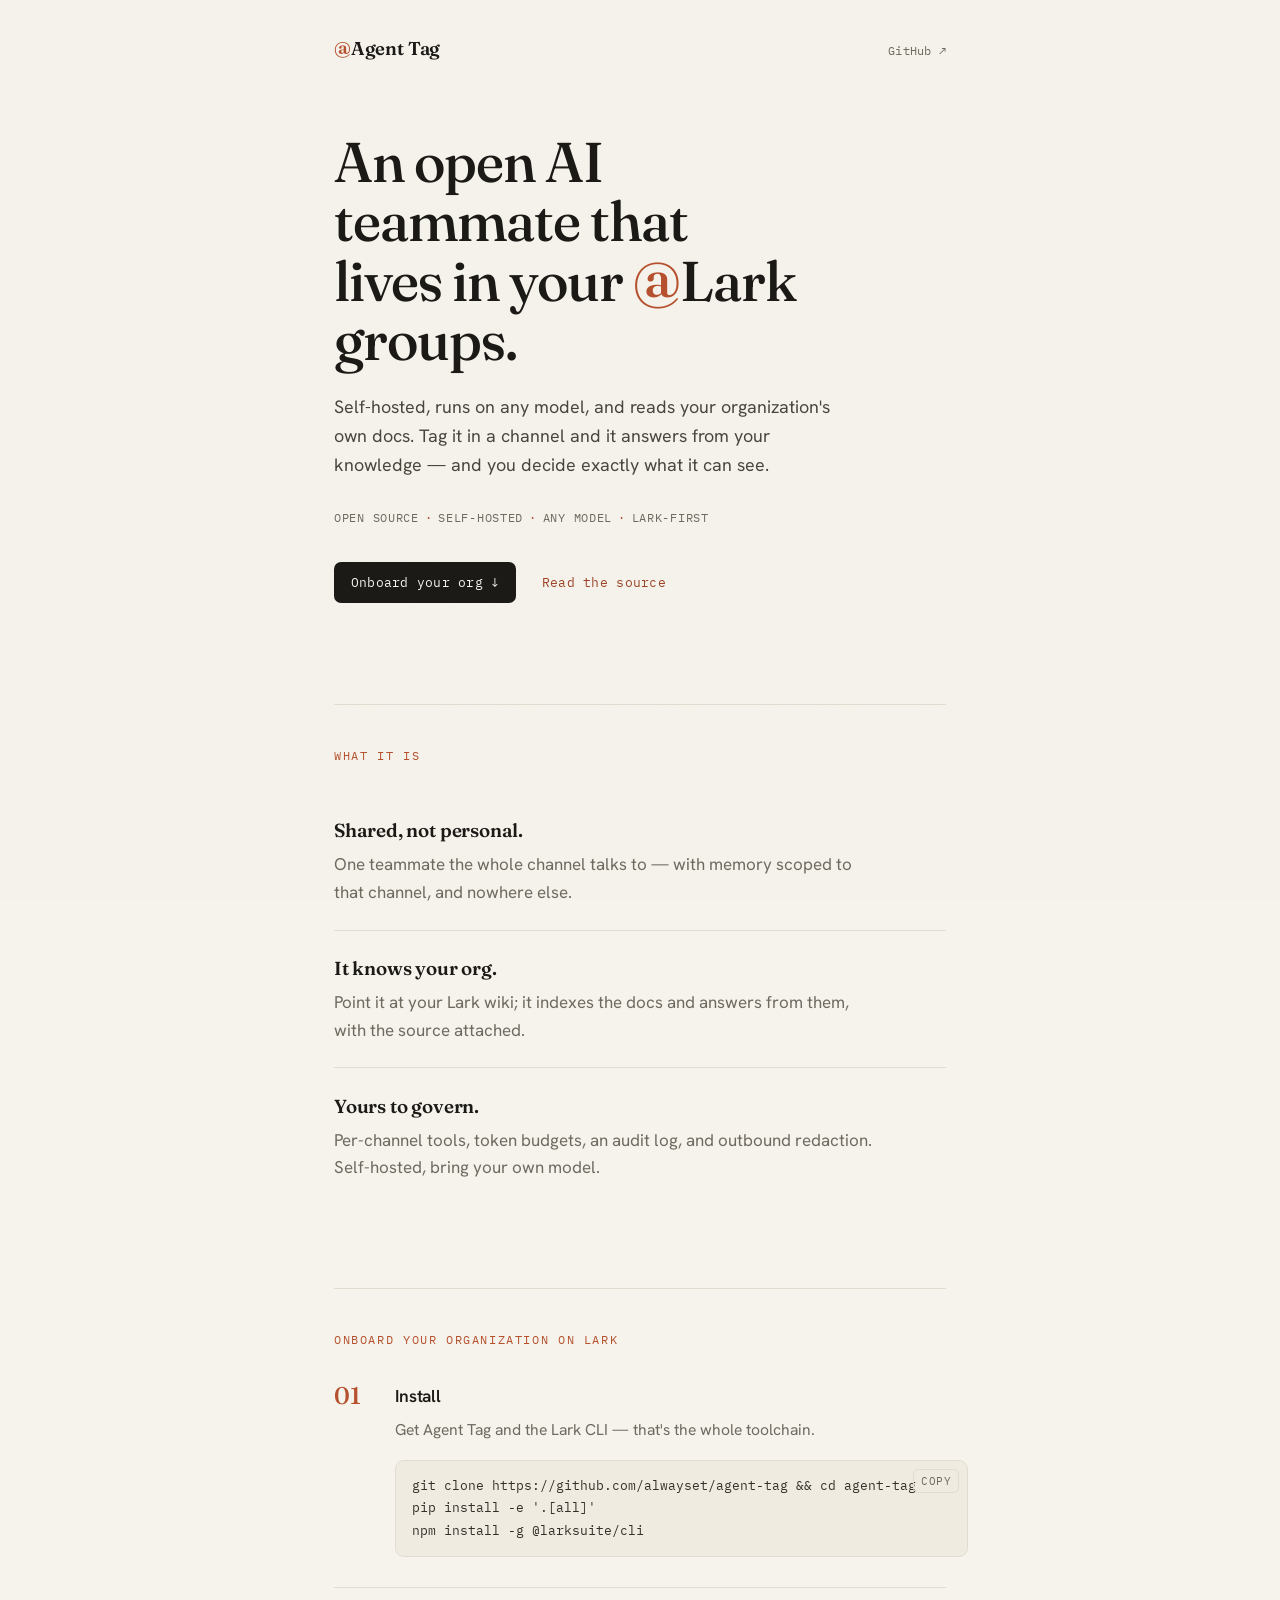
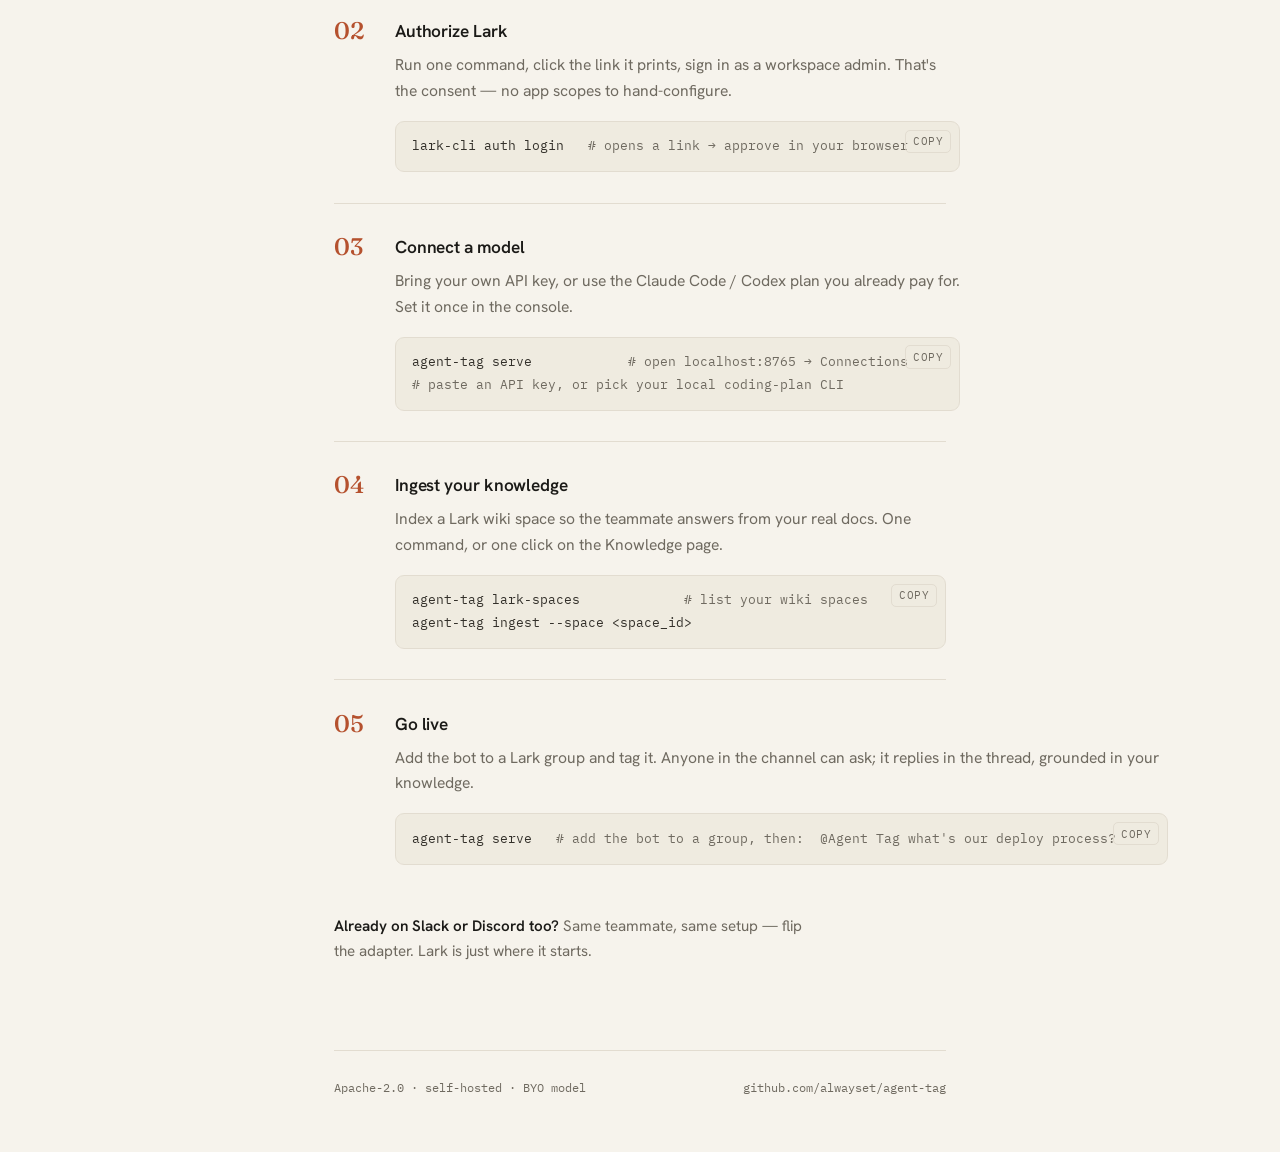
<file: site/index.html>
<!doctype html>
<html lang="en">
<head>
<meta charset="utf-8">
<meta name="viewport" content="width=device-width, initial-scale=1">
<title>Agent Tag — an open AI teammate for your group chats</title>
<meta name="description" content="Open-source, self-hosted AI teammate that lives in your Lark groups. Runs on any model, reads your org's docs, and you govern what it sees.">
<link rel="preconnect" href="https://fonts.googleapis.com">
<link rel="preconnect" href="https://fonts.gstatic.com" crossorigin>
<link href="https://fonts.googleapis.com/css2?family=Fraunces:opsz,wght@9..144,400;9..144,500;9..144,600&family=Hanken+Grotesk:wght@400;500;600&family=IBM+Plex+Mono:wght@400;500&display=swap" rel="stylesheet">
<style>
  :root{
    --paper:#F6F3EC; --raised:#EFEBE0; --ink:#1B1A17; --muted:#6F6A60;
    --line:#E2DCD0; --clay:#B5512E; --clay-ink:#9C4427;
    --serif:"Fraunces",Georgia,serif;
    --sans:"Hanken Grotesk",-apple-system,sans-serif;
    --mono:"IBM Plex Mono",ui-monospace,monospace;
  }
  *{box-sizing:border-box;margin:0;padding:0}
  html{-webkit-text-size-adjust:100%}
  body{
    background:var(--paper); color:var(--ink); font-family:var(--sans);
    font-size:17px; line-height:1.62; font-weight:400;
    -webkit-font-smoothing:antialiased; text-rendering:optimizeLegibility;
  }
  /* faint paper grain */
  body::before{
    content:""; position:fixed; inset:0; z-index:0; pointer-events:none; opacity:.035;
    background-image:url("data:image/svg+xml,%3Csvg xmlns='http://www.w3.org/2000/svg' width='160' height='160'%3E%3Cfilter id='n'%3E%3CfeTurbulence type='fractalNoise' baseFrequency='.9' numOctaves='2'/%3E%3C/filter%3E%3Crect width='100%25' height='100%25' filter='url(%23n)'/%3E%3C/svg%3E");
  }
  .wrap{position:relative; z-index:1; max-width:664px; margin:0 auto; padding:0 26px}
  a{color:inherit; text-decoration:none}
  a.link{
    color:var(--clay-ink); background-image:linear-gradient(var(--clay),var(--clay));
    background-size:0% 1px; background-position:0 100%; background-repeat:no-repeat;
    transition:background-size .28s ease;
  }
  a.link:hover,a.link:focus-visible{background-size:100% 1px}
  :focus-visible{outline:2px solid var(--clay); outline-offset:3px; border-radius:2px}

  /* header */
  header{display:flex; align-items:baseline; justify-content:space-between; padding:34px 0}
  .mark{font-family:var(--serif); font-weight:600; font-size:1.16rem; letter-spacing:-.01em}
  .mark .at{color:var(--clay)}
  nav{font-family:var(--mono); font-size:.74rem; letter-spacing:.02em}
  nav a{color:var(--muted)} nav a:hover{color:var(--ink)}

  /* hero */
  .hero{padding:34px 0 18px}
  h1{
    font-family:var(--serif); font-weight:500; font-size:clamp(2.3rem,7vw,3.5rem);
    line-height:1.06; letter-spacing:-.018em; max-width:13ch;
  }
  h1 .at{color:var(--clay)}
  .lead{margin-top:1.4rem; font-size:1.12rem; color:#4a463e; max-width:50ch}
  .meta{
    margin-top:1.8rem; font-family:var(--mono); font-size:.74rem; letter-spacing:.06em;
    text-transform:uppercase; color:var(--muted);
  }
  .meta span{white-space:nowrap}
  .meta i{color:var(--clay); font-style:normal; margin:0 .5em}
  .cta{margin-top:2.2rem; display:flex; gap:1.6rem; align-items:center; font-size:.95rem}
  .cta a{font-family:var(--mono); font-size:.82rem; letter-spacing:.02em}
  .btn{
    color:var(--paper)!important; background:var(--ink); padding:.62rem 1.05rem; border-radius:7px;
    transition:background .2s ease;
  }
  .btn:hover{background:var(--clay-ink)}

  /* sections */
  section{margin-top:5.2rem}
  .rule{border:0; border-top:1px solid var(--line); margin:0}
  .kicker{
    font-family:var(--mono); font-size:.72rem; letter-spacing:.14em; text-transform:uppercase;
    color:var(--clay); margin:2.6rem 0 1.7rem;
  }

  /* what-it-is list */
  dl.facts dt{font-family:var(--serif); font-weight:600; font-size:1.18rem; letter-spacing:-.01em}
  dl.facts dd{color:var(--muted); margin:.3rem 0 0; max-width:54ch}
  dl.facts div{padding:1.45rem 0; border-top:1px solid var(--line)}
  dl.facts div:first-of-type{border-top:0}

  /* steps */
  ol.steps{list-style:none; counter-reset:s}
  ol.steps>li{
    counter-increment:s; display:grid; grid-template-columns:2.7rem 1fr; gap:.2rem 1.1rem;
    padding:1.9rem 0; border-top:1px solid var(--line);
  }
  ol.steps>li:first-child{border-top:0; padding-top:.4rem}
  ol.steps>li::before{
    content:counter(s,decimal-leading-zero); grid-row:1/span 3;
    font-family:var(--serif); font-weight:500; font-size:1.5rem; color:var(--clay);
    font-variant-numeric:tabular-nums; line-height:1.1;
  }
  .step-t{font-weight:600; font-size:1.08rem; letter-spacing:-.005em}
  .step-d{color:var(--muted); margin-top:.18rem; font-size:.98rem}
  .cmd{position:relative; margin-top:.9rem}
  .cmd pre{
    font-family:var(--mono); font-size:.8rem; line-height:1.75; color:#33302a;
    background:var(--raised); border:1px solid var(--line); border-radius:9px;
    padding:.85rem 3.2rem .85rem 1rem; overflow-x:auto;
  }
  .cmd pre .c{color:var(--muted)} /* inline comment */
  .copy{
    position:absolute; top:.55rem; right:.55rem; font-family:var(--mono); font-size:.66rem;
    letter-spacing:.04em; text-transform:uppercase; color:var(--muted);
    background:transparent; border:1px solid var(--line); border-radius:5px;
    padding:.24rem .45rem; cursor:pointer; transition:.18s ease;
  }
  .copy:hover{color:var(--clay-ink); border-color:var(--clay)}
  .copy.done{color:var(--clay-ink); border-color:var(--clay)}

  /* footer */
  footer{margin:5.4rem 0 3.4rem; padding-top:1.7rem; border-top:1px solid var(--line);
    font-family:var(--mono); font-size:.74rem; color:var(--muted); display:flex;
    justify-content:space-between; gap:1rem; flex-wrap:wrap}
  footer a{color:var(--muted)} footer a:hover{color:var(--ink)}
  .aside{color:var(--muted); font-size:.95rem; max-width:54ch; margin-top:1.2rem}
  .aside b{color:var(--ink); font-weight:600}

  /* entrance */
  [data-reveal]{opacity:0; transform:translateY(9px); animation:rise .7s cubic-bezier(.2,.6,.2,1) forwards}
  @keyframes rise{to{opacity:1; transform:none}}
  @media (prefers-reduced-motion:reduce){[data-reveal]{animation:none; opacity:1; transform:none}}

  @media (max-width:520px){
    body{font-size:16px}
    .cta{flex-direction:column; align-items:flex-start; gap:1rem}
    ol.steps>li{grid-template-columns:1fr; gap:.1rem}
    ol.steps>li::before{grid-row:auto; font-size:1.15rem; margin-bottom:.2rem}
  }
</style>
</head>
<body>
<div class="wrap">

  <header data-reveal>
    <div class="mark"><span class="at">@</span>Agent&nbsp;Tag</div>
    <nav><a href="https://github.com/alwayset/agent-tag">GitHub ↗</a></nav>
  </header>

  <main>
    <div class="hero">
      <h1 data-reveal style="animation-delay:.05s">An open AI teammate that lives in your <span class="at">@</span>Lark groups.</h1>
      <p class="lead" data-reveal style="animation-delay:.13s">
        Self-hosted, runs on any model, and reads your organization's own docs.
        Tag it in a channel and it answers from your knowledge — and you decide exactly what it can see.
      </p>
      <p class="meta" data-reveal style="animation-delay:.2s">
        <span>Open source</span><i>·</i><span>Self-hosted</span><i>·</i><span>Any model</span><i>·</i><span>Lark-first</span>
      </p>
      <div class="cta" data-reveal style="animation-delay:.27s">
        <a class="btn" href="#onboard">Onboard your org ↓</a>
        <a class="link" href="https://github.com/alwayset/agent-tag">Read the source</a>
      </div>
    </div>

    <section>
      <hr class="rule">
      <p class="kicker">What it is</p>
      <dl class="facts">
        <div>
          <dt>Shared, not personal.</dt>
          <dd>One teammate the whole channel talks to — with memory scoped to that channel, and nowhere else.</dd>
        </div>
        <div>
          <dt>It knows your org.</dt>
          <dd>Point it at your Lark wiki; it indexes the docs and answers from them, with the source attached.</dd>
        </div>
        <div>
          <dt>Yours to govern.</dt>
          <dd>Per-channel tools, token budgets, an audit log, and outbound redaction. Self-hosted, bring your own model.</dd>
        </div>
      </dl>
    </section>

    <section id="onboard">
      <hr class="rule">
      <p class="kicker">Onboard your organization on Lark</p>
      <ol class="steps">
        <li>
          <div class="step-t">Install</div>
          <div class="step-d">Get Agent Tag and the Lark CLI — that's the whole toolchain.</div>
          <div class="cmd"><pre>git clone https://github.com/alwayset/agent-tag &amp;&amp; cd agent-tag
pip install -e '.[all]'
npm install -g @larksuite/cli</pre></div>
        </li>
        <li>
          <div class="step-t">Authorize Lark</div>
          <div class="step-d">Run one command, click the link it prints, sign in as a workspace admin. That's the consent — no app scopes to hand-configure.</div>
          <div class="cmd"><pre>lark-cli auth login   <span class="c"># opens a link → approve in your browser</span></pre></div>
        </li>
        <li>
          <div class="step-t">Connect a model</div>
          <div class="step-d">Bring your own API key, or use the Claude Code / Codex plan you already pay for. Set it once in the console.</div>
          <div class="cmd"><pre>agent-tag serve            <span class="c"># open localhost:8765 → Connections</span>
<span class="c"># paste an API key, or pick your local coding-plan CLI</span></pre></div>
        </li>
        <li>
          <div class="step-t">Ingest your knowledge</div>
          <div class="step-d">Index a Lark wiki space so the teammate answers from your real docs. One command, or one click on the Knowledge page.</div>
          <div class="cmd"><pre>agent-tag lark-spaces             <span class="c"># list your wiki spaces</span>
agent-tag ingest --space &lt;space_id&gt;</pre></div>
        </li>
        <li>
          <div class="step-t">Go live</div>
          <div class="step-d">Add the bot to a Lark group and tag it. Anyone in the channel can ask; it replies in the thread, grounded in your knowledge.</div>
          <div class="cmd"><pre>agent-tag serve   <span class="c"># add the bot to a group, then:  @Agent Tag what's our deploy process?</span></pre></div>
        </li>
      </ol>
      <p class="aside">
        <b>Already on Slack or Discord too?</b> Same teammate, same setup — flip the adapter. Lark is just where it starts.
      </p>
    </section>
  </main>

  <footer data-reveal>
    <span>Apache-2.0 · self-hosted · BYO model</span>
    <span><a href="https://github.com/alwayset/agent-tag">github.com/alwayset/agent-tag</a></span>
  </footer>

</div>

<script>
  document.querySelectorAll('.cmd').forEach(function(box){
    var pre = box.querySelector('pre');
    var btn = document.createElement('button');
    btn.className = 'copy'; btn.type = 'button'; btn.textContent = 'copy';
    btn.addEventListener('click', function(){
      // copy the commands without the inline comments
      var text = Array.from(pre.childNodes).map(function(n){
        return n.nodeType === 3 ? n.textContent : (n.classList && n.classList.contains('c') ? '' : n.textContent);
      }).join('').replace(/[ \t]+\n/g,'\n').trim();
      navigator.clipboard.writeText(text).then(function(){
        btn.textContent = 'copied'; btn.classList.add('done');
        setTimeout(function(){ btn.textContent = 'copy'; btn.classList.remove('done'); }, 1400);
      });
    });
    box.appendChild(btn);
  });
</script>
</body>
</html>
</file>
